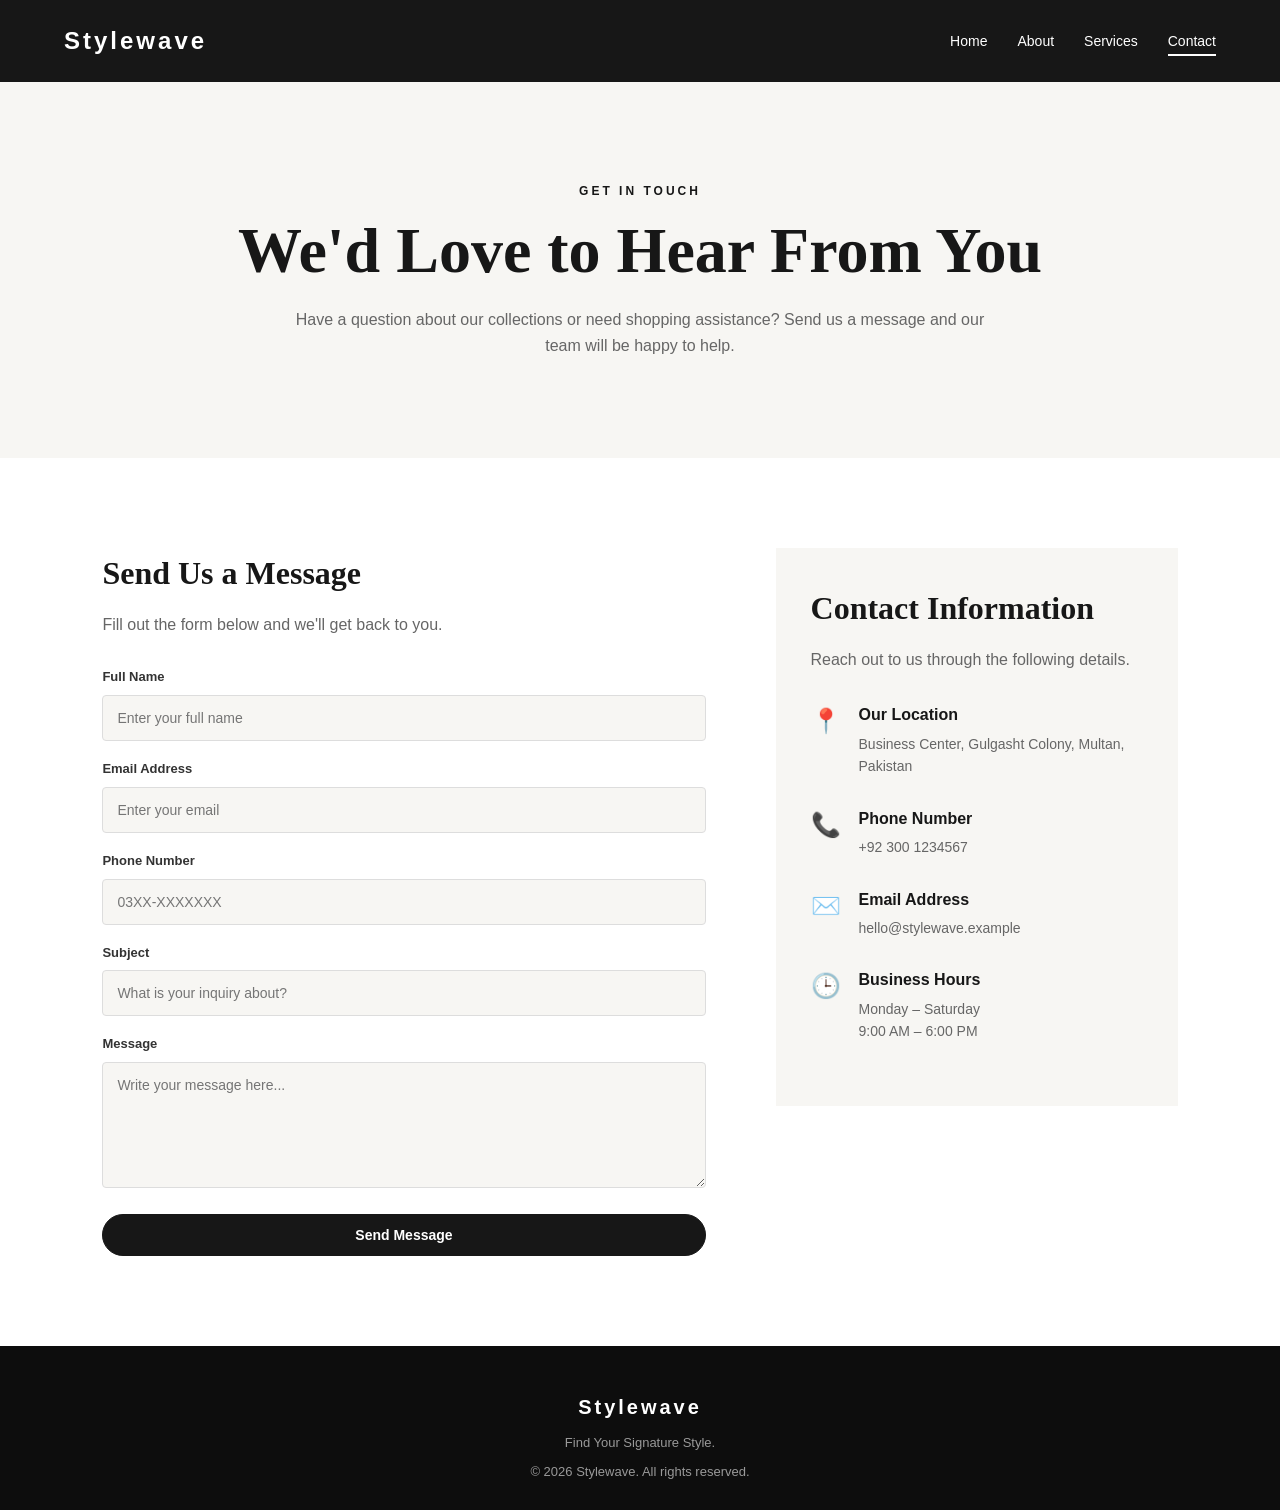
<file: contact.html>
<!DOCTYPE html>
<html lang="en">
<head>
    <meta charset="UTF-8">
    <meta name="viewport" content="width=device-width, initial-scale=1.0">
    <meta name="description" content="Contact Stylewave for fashion inquiries, shopping assistance and customer support.">
    <title>Contact Us | Stylewave</title>

    <link rel="stylesheet" href="style.css">
</head>
<body>

    <!-- Navigation -->
    <header>
        <nav class="navbar">
            <a href="index.html" class="logo">Stylewave</a>

            <ul class="nav-links">
                <li><a href="index.html">Home</a></li>
                <li><a href="about.html">About</a></li>
                <li><a href="services.html">Services</a></li>
                <li><a href="contact.html" class="active">Contact</a></li>
            </ul>
        </nav>
    </header>

    <!-- Contact Hero -->
    <section class="contact-hero">
        <p class="section-label">GET IN TOUCH</p>
        <h1>We'd Love to Hear From You</h1>
        <p>
            Have a question about our collections or need shopping assistance?
            Send us a message and our team will be happy to help.
        </p>
    </section>

    <!-- Contact Section -->
    <section class="contact-section">

        <!-- Contact Form -->
        <div class="contact-form-container">
            <h2>Send Us a Message</h2>
            <p>Fill out the form below and we'll get back to you.</p>

            <form class="contact-form" action="#" method="post">

                <div class="form-group">
                    <label for="name">Full Name</label>
                    <input
                        type="text"
                        id="name"
                        name="name"
                        placeholder="Enter your full name"
                        required
                    >
                </div>

                <div class="form-group">
                    <label for="email">Email Address</label>
                    <input
                        type="email"
                        id="email"
                        name="email"
                        placeholder="Enter your email"
                        required
                    >
                </div>

                <div class="form-group">
                    <label for="phone">Phone Number</label>
                    <input
                        type="tel"
                        id="phone"
                        name="phone"
                        placeholder="03XX-XXXXXXX"
                        required
                    >
                </div>

                <div class="form-group">
                    <label for="subject">Subject</label>
                    <input
                        type="text"
                        id="subject"
                        name="subject"
                        placeholder="What is your inquiry about?"
                        required
                    >
                </div>

                <div class="form-group">
                    <label for="message">Message</label>
                    <textarea
                        id="message"
                        name="message"
                        rows="6"
                        placeholder="Write your message here..."
                        required
                    ></textarea>
                </div>

                <button type="submit" class="service-btn">
                    Send Message
                </button>

            </form>
        </div>

        <!-- Contact Information -->
        <div class="contact-info">
            <h2>Contact Information</h2>
            <p>Reach out to us through the following details.</p>

            <div class="contact-info-item">
                <span>📍</span>
                <div>
                    <h3>Our Location</h3>
                    <p>Business Center, Gulgasht Colony, Multan, Pakistan</p>
                </div>
            </div>

            <div class="contact-info-item">
                <span>📞</span>
                <div>
                    <h3>Phone Number</h3>
                    <p>+92 300 1234567</p>
                </div>
            </div>

            <div class="contact-info-item">
                <span>✉️</span>
                <div>
                    <h3>Email Address</h3>
                    <p>hello@stylewave.example</p>
                </div>
            </div>

            <div class="contact-info-item">
                <span>🕒</span>
                <div>
                    <h3>Business Hours</h3>
                    <p>Monday – Saturday</p>
                    <p>9:00 AM – 6:00 PM</p>
                </div>
            </div>
        </div>

    </section>

    <!-- Footer -->
    <footer class="footer">
        <h2>Stylewave</h2>
        <p>Find Your Signature Style.</p>
        <p>© 2026 Stylewave. All rights reserved.</p>
    </footer>

</body>
</html>
</file>
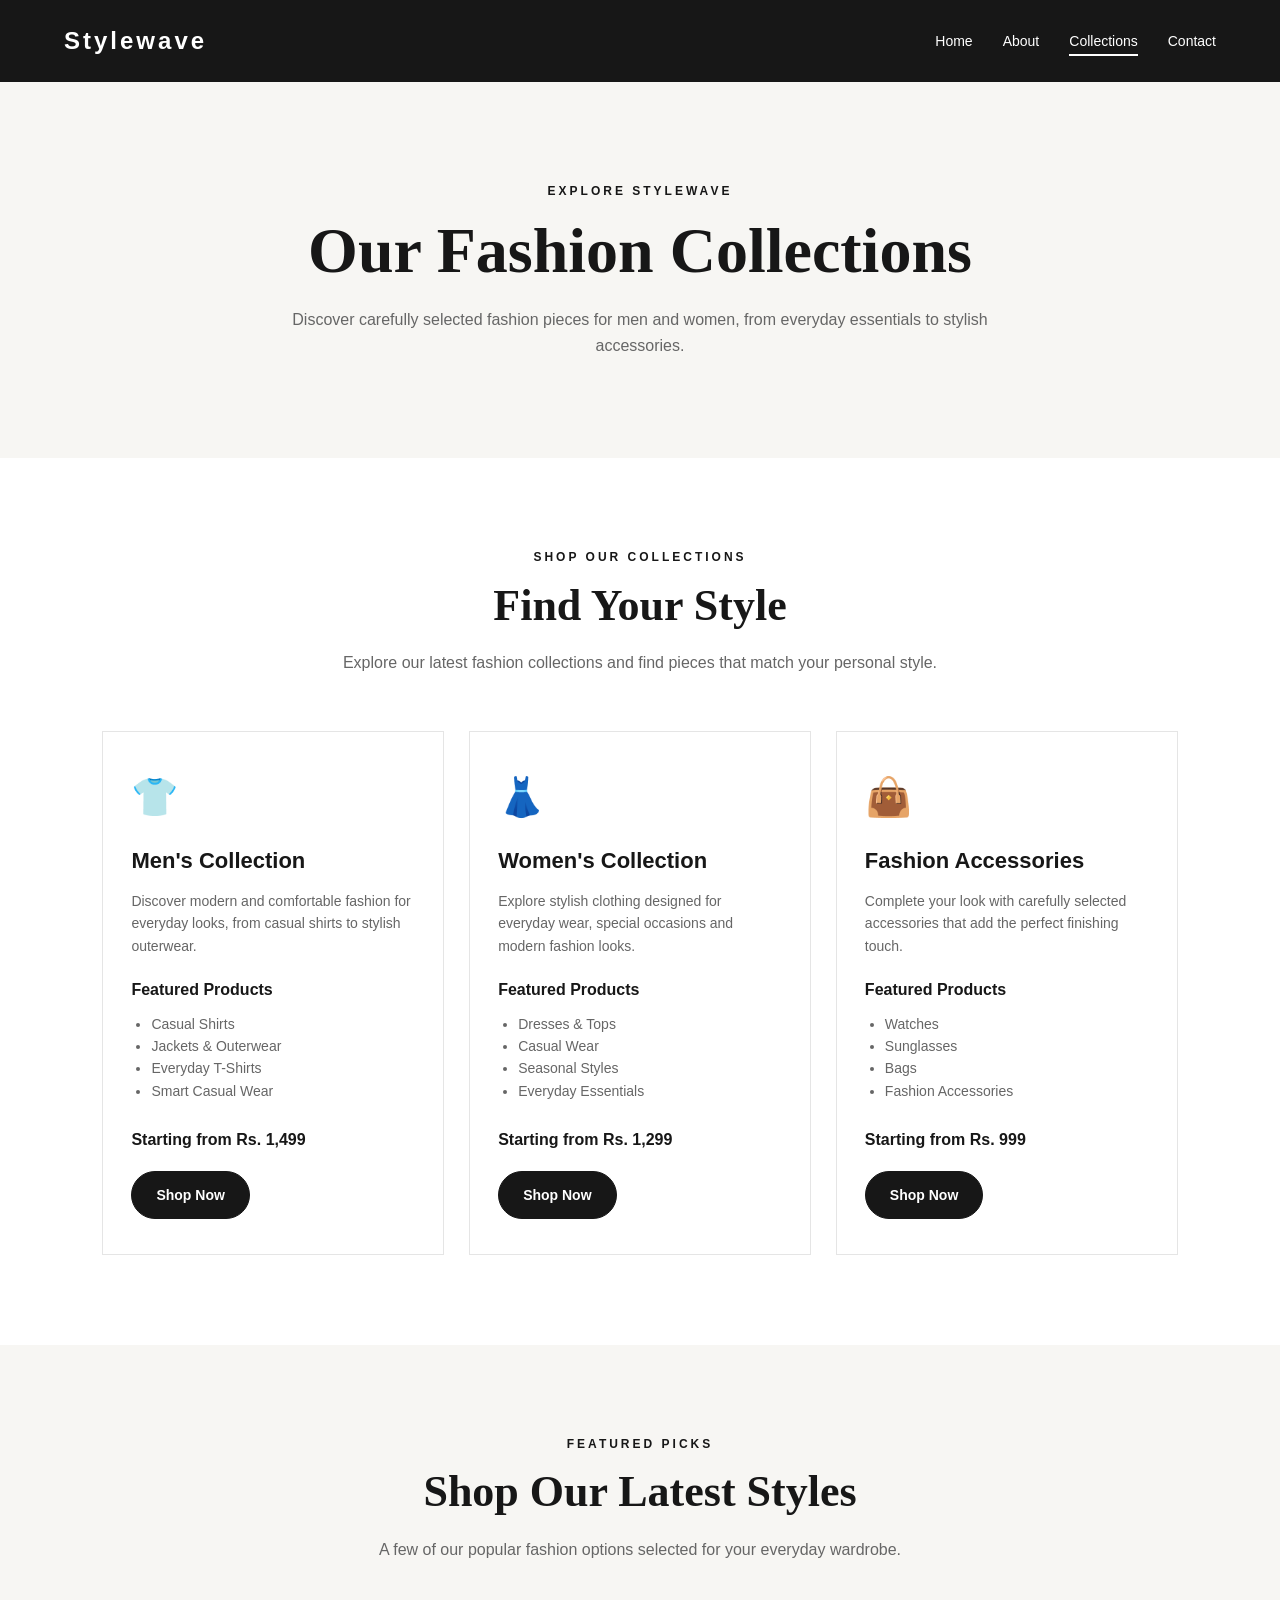
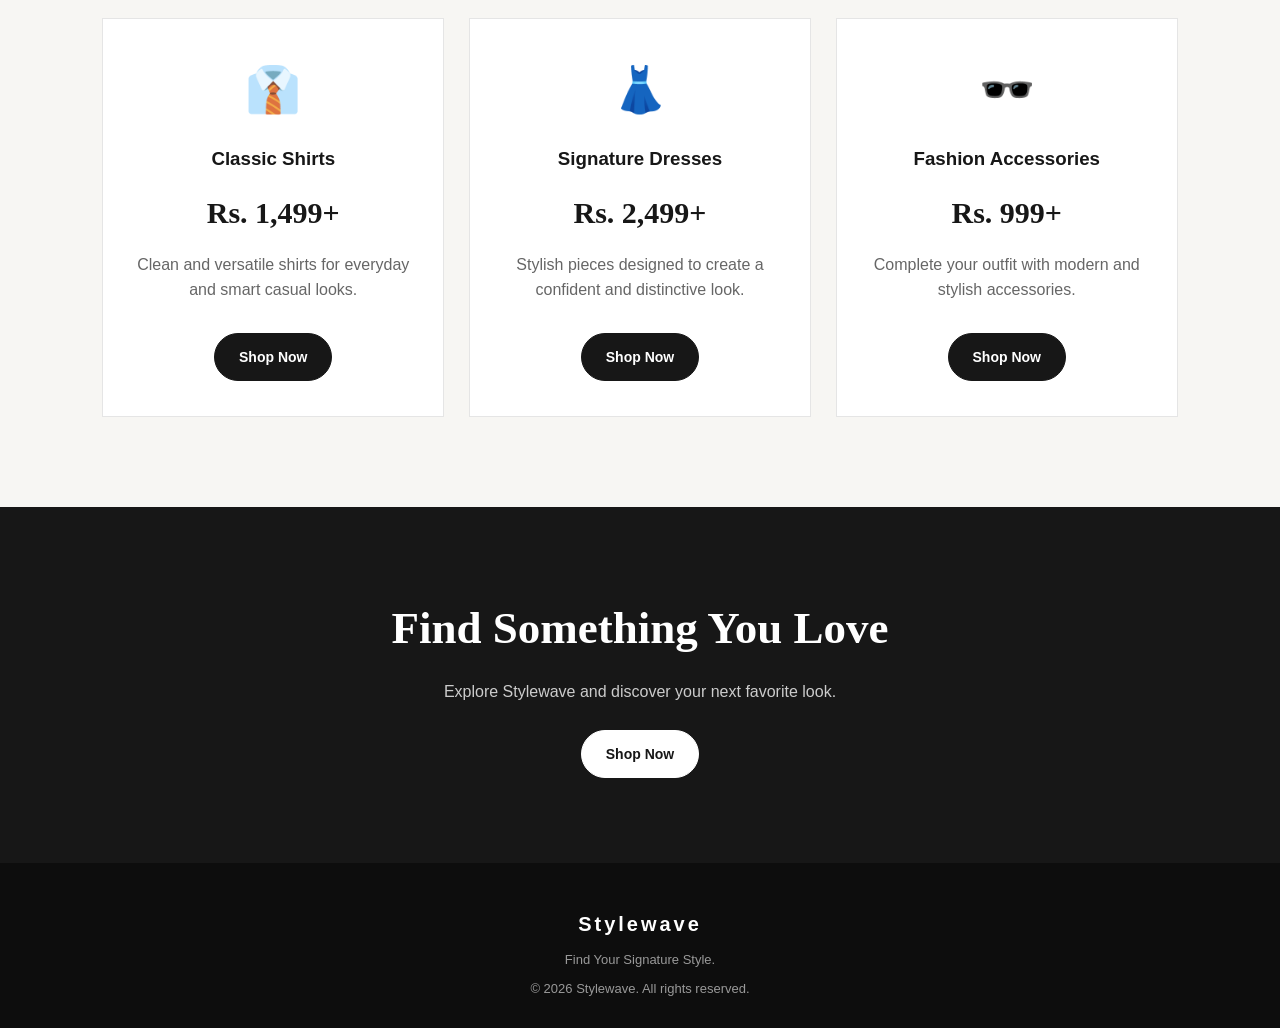
<file: services.html>
<!DOCTYPE html>
<html lang="en">
<head>
    <meta charset="UTF-8">
    <meta name="viewport" content="width=device-width, initial-scale=1.0">
    <meta name="description" content="Explore Stylewave fashion collections for men, women and accessories.">
    <title>Collections | Stylewave</title>

    <link rel="stylesheet" href="style.css">
</head>

<body>

    <!-- Navigation -->
    <header>
        <nav class="navbar">
            <a href="index.html" class="logo">Stylewave</a>

            <ul class="nav-links">
                <li><a href="index.html">Home</a></li>
                <li><a href="about.html">About</a></li>
                <li><a href="services.html" class="active">Collections</a></li>
                <li><a href="contact.html">Contact</a></li>
            </ul>
        </nav>
    </header>


    <!-- Hero Section -->
    <section class="services-hero">
        <p class="section-label">EXPLORE STYLEWAVE</p>

        <h1>Our Fashion Collections</h1>

        <p>
            Discover carefully selected fashion pieces for men and women,
            from everyday essentials to stylish accessories.
        </p>
    </section>


    <!-- Product Collections -->
    <section class="services-section">

        <div class="section-heading">
            <p class="section-label">SHOP OUR COLLECTIONS</p>

            <h2>Find Your Style</h2>

            <p>
                Explore our latest fashion collections and find pieces
                that match your personal style.
            </p>
        </div>


        <div class="services-grid">

            <!-- Men's Collection -->
            <div class="service-card product-card">

                <div class="service-icon">👕</div>

                <h3>Men's Collection</h3>

                <p>
                    Discover modern and comfortable fashion for everyday
                    looks, from casual shirts to stylish outerwear.
                </p>

                <h4>Featured Products</h4>

                <ul>
                    <li>Casual Shirts</li>
                    <li>Jackets & Outerwear</li>
                    <li>Everyday T-Shirts</li>
                    <li>Smart Casual Wear</li>
                </ul>

                <p class="service-price">
                    Starting from Rs. 1,499
                </p>

                <a href="contact.html" class="service-btn">
                    Shop Now
                </a>

            </div>


            <!-- Women's Collection -->
            <div class="service-card product-card">

                <div class="service-icon">👗</div>

                <h3>Women's Collection</h3>

                <p>
                    Explore stylish clothing designed for everyday wear,
                    special occasions and modern fashion looks.
                </p>

                <h4>Featured Products</h4>

                <ul>
                    <li>Dresses & Tops</li>
                    <li>Casual Wear</li>
                    <li>Seasonal Styles</li>
                    <li>Everyday Essentials</li>
                </ul>

                <p class="service-price">
                    Starting from Rs. 1,299
                </p>

                <a href="contact.html" class="service-btn">
                    Shop Now
                </a>

            </div>


            <!-- Accessories -->
            <div class="service-card product-card">

                <div class="service-icon">👜</div>

                <h3>Fashion Accessories</h3>

                <p>
                    Complete your look with carefully selected accessories
                    that add the perfect finishing touch.
                </p>

                <h4>Featured Products</h4>

                <ul>
                    <li>Watches</li>
                    <li>Sunglasses</li>
                    <li>Bags</li>
                    <li>Fashion Accessories</li>
                </ul>

                <p class="service-price">
                    Starting from Rs. 999
                </p>

                <a href="contact.html" class="service-btn">
                    Shop Now
                </a>

            </div>

        </div>

    </section>


    <!-- Featured Products -->
    <section class="pricing-section">

        <div class="section-heading">

            <p class="section-label">FEATURED PICKS</p>

            <h2>Shop Our Latest Styles</h2>

            <p>
                A few of our popular fashion options selected for
                your everyday wardrobe.
            </p>

        </div>


        <div class="pricing-grid">

            <div class="pricing-card">

                <div class="product-icon">👔</div>

                <h3>Classic Shirts</h3>

                <p class="pricing-price">Rs. 1,499+</p>

                <p>
                    Clean and versatile shirts for everyday and smart
                    casual looks.
                </p>

                <a href="contact.html" class="service-btn">
                    Shop Now
                </a>

            </div>


            <div class="pricing-card">

                <div class="product-icon">👗</div>

                <h3>Signature Dresses</h3>

                <p class="pricing-price">Rs. 2,499+</p>

                <p>
                    Stylish pieces designed to create a confident
                    and distinctive look.
                </p>

                <a href="contact.html" class="service-btn">
                    Shop Now
                </a>

            </div>


            <div class="pricing-card">

                <div class="product-icon">🕶️</div>

                <h3>Fashion Accessories</h3>

                <p class="pricing-price">Rs. 999+</p>

                <p>
                    Complete your outfit with modern and stylish
                    accessories.
                </p>

                <a href="contact.html" class="service-btn">
                    Shop Now
                </a>

            </div>

        </div>

    </section>


    <!-- CTA -->
    <section class="services-cta">

        <h2>Find Something You Love</h2>

        <p>
            Explore Stylewave and discover your next favorite look.
        </p>

        <a href="contact.html" class="service-btn">
            Shop Now
        </a>

    </section>


    <!-- Footer -->
    <footer class="footer">

        <h2>Stylewave</h2>

        <p>Find Your Signature Style.</p>

        <p>© 2026 Stylewave. All rights reserved.</p>

    </footer>

</body>
</html>
</file>
<file: style.css>
/* =========================
   RESET & BASIC SETTINGS
========================= */

* {
    margin: 0;
    padding: 0;
    box-sizing: border-box;
}

html {
    scroll-behavior: smooth;
}

body {
    font-family: "Montserrat", sans-serif;
    color: #171717;
    background: #ffffff;
    line-height: 1.6;
}

a {
    text-decoration: none;
    color: inherit;
}

img {
    width: 100%;
    display: block;
}

.container {
    width: min(1120px, 90%);
    margin: 0 auto;
}

.section {
    padding: 100px 0;
}


/* =========================
   NAVBAR
========================= */

.navbar {
    position: absolute;
    top: 0;
    left: 0;
    width: 100%;
    z-index: 10;
    padding: 25px 0;
    color: white;
}

.navbar .container {
    display: flex;
    align-items: center;
    justify-content: space-between;
    gap: 30px;
}

.logo {
    font-size: 24px;
    font-weight: 700;
    letter-spacing: 3px;
}

.navbar nav {
    display: flex;
    gap: 30px;
}

.navbar nav a {
    font-size: 14px;
    font-weight: 500;
    transition: 0.3s ease;
}

.navbar nav a:hover {
    opacity: 0.6;
}

.nav-button {
    border: 1px solid white;
    padding: 10px 20px;
    border-radius: 30px;
    font-size: 14px;
    transition: 0.3s ease;
}

.nav-button:hover {
    background: white;
    color: #171717;
}


/* =========================
   HERO
========================= */

.hero {
    min-height: 720px;
    display: flex;
    align-items: center;
    position: relative;
    color: white;

    background:
        linear-gradient(
            rgba(0, 0, 0, 0.62),
            rgba(0, 0, 0, 0.62)
        ),
        url("images/hero.jpg");

    background-size: cover;
    background-position: center;
}

.hero-content {
    width: min(1120px, 90%);
    margin: 0 auto;
    padding-top: 80px;
}

.hero-small {
    font-size: 13px;
    letter-spacing: 3px;
    margin-bottom: 20px;
    font-weight: 600;
}

.hero h1 {
    font-family: "Playfair Display", serif;
    font-size: clamp(50px, 7vw, 90px);
    line-height: 1.05;
    max-width: 800px;
    margin-bottom: 25px;
}

.hero-text {
    max-width: 560px;
    font-size: 17px;
    color: #e5e5e5;
    margin-bottom: 35px;
}

.hero-buttons {
    display: flex;
    gap: 15px;
}

.btn {
    display: inline-block;
    padding: 14px 28px;
    border-radius: 30px;
    font-size: 14px;
    font-weight: 600;
    transition: 0.3s ease;
}

.primary-btn {
    background: white;
    color: #171717;
}

.primary-btn:hover {
    transform: translateY(-3px);
    background: #e8e8e8;
}

.secondary-btn {
    border: 1px solid white;
    color: white;
}

.secondary-btn:hover {
    background: white;
    color: #171717;
}


/* =========================
   SECTION HEADINGS
========================= */

.section-label {
    font-size: 12px;
    letter-spacing: 3px;
    font-weight: 700;
    margin-bottom: 12px;
}

.section-heading {
    text-align: center;
    max-width: 650px;
    margin: 0 auto 55px;
}

.section-heading h2,
.about-content h2,
.contact-content h2 {
    font-family: "Playfair Display", serif;
    font-size: 44px;
    line-height: 1.2;
    margin-bottom: 18px;
}

.section-heading > p:last-child {
    color: #666;
}


/* =========================
   ABOUT
========================= */

.about {
    background: #f7f6f3;
}

.about-grid {
    display: grid;
    grid-template-columns: 1fr 1fr;
    gap: 70px;
    align-items: center;
}

.about-image {
    height: 500px;
    overflow: hidden;
}

.about-image img {
    height: 100%;
    object-fit: cover;
}

.about-content p:not(.section-label) {
    color: #666;
    margin-bottom: 18px;
}

.text-link {
    display: inline-block;
    margin-top: 10px;
    font-weight: 700;
    border-bottom: 1px solid #171717;
    padding-bottom: 4px;
}


/* =========================
   COLLECTION CARDS
========================= */

.collection {
    background: white;
}

.cards-grid {
    display: grid;
    grid-template-columns: repeat(3, 1fr);
    gap: 25px;
}

.collection-card {
    padding: 40px 30px;
    border: 1px solid #e5e5e5;
    transition: 0.3s ease;
    background: white;
}

.collection-card:hover {
    transform: translateY(-8px);
    background: #171717;
    color: white;
    box-shadow: 0 15px 35px rgba(0, 0, 0, 0.15);
}

.card-icon {
    font-size: 40px;
    margin-bottom: 20px;
}

.collection-card h3 {
    font-size: 21px;
    margin-bottom: 12px;
}

.collection-card p {
    color: #666;
    font-size: 14px;
    margin-bottom: 25px;
}

.collection-card:hover p {
    color: #cccccc;
}

.collection-card a {
    font-size: 14px;
    font-weight: 700;
}


/* =========================
   WHY US
========================= */

.why-us {
    background: #f7f6f3;
}

.benefits-grid {
    display: grid;
    grid-template-columns: 1fr 1fr;
    gap: 35px 60px;
    max-width: 900px;
    margin: auto;
}

.benefit {
    display: flex;
    gap: 20px;
    align-items: flex-start;
}

.benefit > span {
    font-size: 25px;
    font-weight: 700;
}

.benefit h3 {
    margin-bottom: 5px;
}

.benefit p {
    color: #666;
    font-size: 14px;
}


/* =========================
   TESTIMONIALS
========================= */

.testimonials {
    background: white;
}

.reviews-grid {
    display: grid;
    grid-template-columns: repeat(3, 1fr);
    gap: 25px;
}

.review-card {
    background: #f7f6f3;
    padding: 35px 30px;
    transition: 0.3s ease;
}

.review-card:hover {
    transform: translateY(-5px);
}

.stars {
    letter-spacing: 3px;
    margin-bottom: 20px;
}

.review-card p {
    color: #555;
    font-size: 14px;
    margin-bottom: 25px;
}

.review-card h3 {
    font-size: 15px;
}

.review-card span {
    color: #888;
    font-size: 13px;
}


/* =========================
   CONTACT
========================= */

.contact {
    background: #171717;
    color: white;
}

.contact-grid {
    display: grid;
    grid-template-columns: 0.8fr 1.2fr;
    gap: 80px;
    align-items: start;
}

.contact-content h2 {
    font-size: 50px;
}

.contact-content > p:last-child {
    color: #bdbdbd;
    max-width: 450px;
}

.form-group {
    margin-bottom: 18px;
}

.form-group label {
    display: block;
    font-size: 13px;
    margin-bottom: 7px;
}

.form-group input,
.form-group textarea {
    width: 100%;
    border: 1px solid #444;
    background: #242424;
    color: white;
    padding: 14px;
    font-family: inherit;
    font-size: 14px;
    outline: none;
}

.form-group input:focus,
.form-group textarea:focus {
    border-color: white;
}

.form-group textarea {
    resize: vertical;
}

.submit-btn {
    border: none;
    background: white;
    color: #171717;
    padding: 14px 28px;
    border-radius: 30px;
    font-family: inherit;
    font-weight: 700;
    cursor: pointer;
    transition: 0.3s ease;
}

.submit-btn:hover {
    transform: translateY(-3px);
    background: #e8e8e8;
}


/* =========================
   FOOTER
========================= */

.footer {
    background: #0d0d0d;
    color: white;
    padding-top: 45px;
}

.footer-content {
    display: flex;
    justify-content: space-between;
    align-items: center;
    gap: 30px;
    padding-bottom: 35px;
}

.footer h2 {
    letter-spacing: 3px;
    font-size: 20px;
}

.footer p {
    color: #999;
    font-size: 13px;
}

.social-links {
    display: flex;
    gap: 25px;
}

.social-links a {
    font-size: 13px;
    transition: 0.3s ease;
}

.social-links a:hover {
    color: #aaa;
}

.copyright {
    border-top: 1px solid #222;
    text-align: center;
    padding: 20px;
}


/* =========================
   MOBILE — 375px
========================= */

@media (max-width: 768px) {

    .section {
        padding: 70px 0;
    }

    .navbar {
        padding: 20px 0;
    }

    .navbar .container {
        flex-wrap: wrap;
    }

    .navbar nav {
        order: 3;
        width: 100%;
        justify-content: center;
        gap: 18px;
    }

    .navbar nav a {
        font-size: 12px;
    }

    .nav-button {
        padding: 8px 15px;
        font-size: 12px;
    }


    /* Hero */

    .hero {
        min-height: 650px;
    }

    .hero-content {
        padding-top: 100px;
    }

    .hero-small {
        font-size: 10px;
        letter-spacing: 2px;
    }

    .hero h1 {
        font-size: 48px;
    }

    .hero-text {
        font-size: 14px;
    }

    .hero-buttons {
        flex-direction: column;
        width: 100%;
    }

    .btn {
        text-align: center;
        width: 100%;
    }


    /* About */

    .about-grid {
        grid-template-columns: 1fr;
        gap: 40px;
    }

    .about-image {
        height: 350px;
    }


    /* Headings */

    .section-heading h2,
    .about-content h2 {
        font-size: 36px;
    }


    /* Cards */

    .cards-grid {
        grid-template-columns: 1fr;
    }


    /* Benefits */

    .benefits-grid {
        grid-template-columns: 1fr;
        gap: 25px;
    }


    /* Reviews */

    .reviews-grid {
        grid-template-columns: 1fr;
    }


    /* Contact */

    .contact-grid {
        grid-template-columns: 1fr;
        gap: 45px;
    }

    .contact-content h2 {
        font-size: 38px;
    }


    /* Footer */

    .footer-content {
        flex-direction: column;
        align-items: flex-start;
    }

    .social-links {
        flex-wrap: wrap;
        gap: 18px;
    }
}

/* =========================================
   WEEK 4 — MULTI-PAGE WEBSITE STYLING
========================================= */

/* Common Navigation for Week 4 Pages */

header:has(.nav-links) {
    background: #171717;
}

header:has(.nav-links) .navbar {
    position: relative;
    display: flex;
    justify-content: space-between;
    align-items: center;
    width: 100%;
    padding: 22px 5%;
    color: white;
    background: #171717;
}

.nav-links {
    display: flex;
    align-items: center;
    gap: 30px;
    list-style: none;
}

.nav-links a {
    font-size: 14px;
    font-weight: 500;
    transition: 0.3s ease;
}

.nav-links a:hover {
    color: #bdbdbd;
}

.nav-links a.active {
    border-bottom: 2px solid white;
    padding-bottom: 5px;
}


/* Common Page Hero Sections */

.about-hero,
.services-hero,
.contact-hero {
    padding: 100px 8%;
    background: #f7f6f3;
    text-align: center;
}

.about-hero h1,
.services-hero h1,
.contact-hero h1 {
    font-family: "Playfair Display", serif;
    font-size: clamp(38px, 5vw, 64px);
    line-height: 1.15;
    margin-bottom: 20px;
}

.about-hero p:not(.section-label),
.services-hero > p:last-child,
.contact-hero > p:last-child {
    max-width: 700px;
    margin: 0 auto;
    color: #666;
    font-size: 16px;
}


/* About Hero */

.about-hero {
    display: grid;
    grid-template-columns: 1fr 1fr;
    align-items: center;
    gap: 60px;
    text-align: left;
    padding: 90px 8%;
}

.about-content h1 {
    font-family: "Playfair Display", serif;
    font-size: clamp(38px, 5vw, 60px);
    line-height: 1.15;
    margin-bottom: 20px;
}

.about-content p:not(.section-label) {
    color: #666;
    margin-bottom: 18px;
}

.about-image {
    height: 420px;
    overflow: hidden;
}

.about-image img {
    width: 100%;
    height: 100%;
    object-fit: cover;
}


/* Story Section */

.story-section {
    padding: 90px 10%;
    text-align: center;
}

.story-section > p {
    max-width: 800px;
    margin: auto;
    color: #666;
    line-height: 1.9;
}


/* Mission Section */

.mission-section {
    padding: 90px 10%;
    text-align: center;
    background: #171717;
    color: white;
}

.mission-section > div {
    max-width: 750px;
    margin: auto;
}

.mission-section p:not(.section-label) {
    color: #ccc;
    font-size: 17px;
}


/* Values */

.values-section,
.team-section {
    padding: 90px 8%;
}

.values-grid {
    display: grid;
    grid-template-columns: repeat(4, 1fr);
    gap: 22px;
}

.value-card {
    padding: 30px 22px;
    background: #f7f6f3;
    text-align: center;
    transition: 0.3s ease;
}

.value-card:hover {
    transform: translateY(-5px);
}

.value-card span {
    display: block;
    font-size: 32px;
    margin-bottom: 15px;
}

.value-card h3 {
    margin-bottom: 10px;
}

.value-card p {
    color: #666;
    font-size: 14px;
}


/* Team */

.team-grid {
    display: grid;
    grid-template-columns: repeat(2, minmax(0, 280px));
    justify-content: center;
    gap: 30px;
}

.team-card {
    text-align: center;
    padding: 25px;
    background: #f7f6f3;
}

.team-photo {
    height: 180px;
    display: flex;
    justify-content: center;
    align-items: center;
    background: #e5e5e5;
    font-size: 65px;
    margin-bottom: 20px;
}

.team-card h3 {
    margin-bottom: 5px;
}

.team-card p {
    color: #666;
    font-size: 14px;
}


/* Services */

.services-section,
.pricing-section {
    padding: 90px 8%;
}

.services-grid {
    display: grid;
    grid-template-columns: repeat(3, 1fr);
    gap: 25px;
}

.service-card {
    border: 1px solid #e5e5e5;
    padding: 35px 28px;
    background: white;
    transition: 0.3s ease;
}

.service-card:hover {
    transform: translateY(-5px);
    box-shadow: 0 12px 30px rgba(0,0,0,0.08);
}

.service-icon {
    font-size: 38px;
    margin-bottom: 15px;
}

.service-card h3 {
    font-size: 22px;
    margin-bottom: 12px;
}

.service-card > p {
    color: #666;
    font-size: 14px;
    margin-bottom: 20px;
}

.service-card h4 {
    margin-bottom: 10px;
}

.service-card ul {
    padding-left: 20px;
    color: #666;
    font-size: 14px;
    margin-bottom: 25px;
}

.service-price {
    font-weight: 700;
    color: #171717 !important;
    font-size: 16px !important;
}

.service-btn {
    display: inline-block;
    background: #171717;
    color: white;
    border: 1px solid #171717;
    padding: 12px 24px;
    border-radius: 30px;
    font-family: inherit;
    font-size: 14px;
    font-weight: 600;
    text-align: center;
    cursor: pointer;
    transition: 0.3s ease;
}

.service-btn:hover {
    background: white;
    color: #171717;
}


/* Pricing Cards */

.pricing-section {
    background: #f7f6f3;
}

.pricing-grid {
    display: grid;
    grid-template-columns: repeat(3, 1fr);
    gap: 25px;
}

.pricing-card {
    background: white;
    padding: 35px 25px;
    text-align: center;
    border: 1px solid #e5e5e5;
}

.pricing-card h3 {
    margin-bottom: 15px;
}

.pricing-price {
    font-family: "Playfair Display", serif;
    font-size: 30px;
    font-weight: 700;
    margin-bottom: 15px;
}

.pricing-card > p:not(.pricing-price) {
    color: #666;
    margin-bottom: 25px;
}


/* Services CTA */

.services-cta {
    padding: 85px 8%;
    text-align: center;
    background: #171717;
    color: white;
}

.services-cta h2 {
    font-family: "Playfair Display", serif;
    font-size: clamp(30px, 4vw, 45px);
    margin-bottom: 15px;
}

.services-cta p {
    color: #ccc;
    margin-bottom: 25px;
}

.services-cta .service-btn {
    background: white;
    color: #171717;
    border-color: white;
}

.services-cta .service-btn:hover {
    background: transparent;
    color: white;
}


/* Contact Page */

.contact-section {
    display: grid;
    grid-template-columns: 1.2fr 0.8fr;
    gap: 70px;
    padding: 90px 8%;
    align-items: start;
}

.contact-form-container h2,
.contact-info h2 {
    font-family: "Playfair Display", serif;
    font-size: 32px;
    margin-bottom: 12px;
}

.contact-form-container > p,
.contact-info > p {
    color: #666;
    margin-bottom: 30px;
}

.contact-form .form-group input,
.contact-form .form-group textarea {
    background: #f7f6f3;
    color: #171717;
    border: 1px solid #ddd;
    border-radius: 4px;
}

.contact-form .form-group input:focus,
.contact-form .form-group textarea:focus {
    border-color: #171717;
}

.contact-form .form-group label {
    color: #333;
    font-weight: 600;
}

.contact-form .service-btn {
    width: 100%;
}

.contact-info {
    background: #f7f6f3;
    padding: 35px;
}

.contact-info-item {
    display: flex;
    gap: 18px;
    margin-bottom: 28px;
    align-items: flex-start;
}

.contact-info-item > span {
    font-size: 24px;
}

.contact-info-item h3 {
    font-size: 16px;
    margin-bottom: 5px;
}

.contact-info-item p {
    color: #666;
    font-size: 14px;
    overflow-wrap: anywhere;
}


/* Common Footer */

.footer {
    text-align: center;
    padding: 45px 20px 20px;
}

.footer h2 {
    margin-bottom: 10px;
}

.footer p {
    margin-bottom: 8px;
}


/* =========================================
   RESPONSIVE DESIGN — TABLET & MOBILE
========================================= */

@media (max-width: 768px) {

    header:has(.nav-links) .navbar {
        flex-direction: column;
        gap: 18px;
        padding: 20px 12px;
    }

    .nav-links {
        width: 100%;
        justify-content: center;
        flex-wrap: wrap;
        gap: 12px 20px;
    }

    .nav-links a {
        font-size: 12px;
    }

    .about-hero {
        grid-template-columns: 1fr;
        padding: 65px 6%;
        gap: 35px;
    }

    .about-image {
        height: 320px;
    }

    .about-hero h1 {
        font-size: 40px;
    }

    .about-hero p:not(.section-label) {
        font-size: 14px;
    }

    .services-hero,
    .contact-hero {
        padding: 70px 6%;
    }

    .services-hero h1,
    .contact-hero h1 {
        font-size: 40px;
    }

    .story-section,
    .mission-section,
    .values-section,
    .team-section,
    .services-section,
    .pricing-section {
        padding: 65px 6%;
    }

    .values-grid {
        grid-template-columns: repeat(2, 1fr);
    }

    .team-grid {
        grid-template-columns: 1fr;
        max-width: 350px;
        margin: auto;
    }

    .services-grid,
    .pricing-grid {
        grid-template-columns: 1fr;
    }

    .contact-section {
        grid-template-columns: 1fr;
        gap: 40px;
        padding: 65px 6%;
    }

    .contact-info {
        padding: 25px 20px;
    }

    .contact-form-container h2,
    .contact-info h2 {
        font-size: 28px;
    }

    .services-cta {
        padding: 65px 6%;
    }
}


/* Small Mobile Screens */

@media (max-width: 400px) {

    .nav-links {
        gap: 10px 14px;
    }

    .nav-links a {
        font-size: 11px;
    }

    .about-hero h1,
    .services-hero h1,
    .contact-hero h1 {
        font-size: 34px;
    }

    .values-grid {
        grid-template-columns: 1fr;
    }

    .service-card,
    .pricing-card {
        padding: 28px 20px;
    }

    .contact-section {
        padding-left: 5%;
        padding-right: 5%;
    }
}
/* =========================================
   PRODUCT COLLECTION PAGE
========================================= */

.product-card {
    min-height: 500px;
    display: flex;
    flex-direction: column;
}

.product-card .service-price {
    margin-top: auto;
    margin-bottom: 18px;
}

.product-card .service-btn {
    align-self: flex-start;
}

.product-icon {
    font-size: 45px;
    margin-bottom: 18px;
}

.pricing-card {
    transition: 0.3s ease;
}

.pricing-card:hover {
    transform: translateY(-6px);
    box-shadow: 0 12px 30px rgba(0, 0, 0, 0.08);
}

.pricing-card .service-btn {
    margin-top: 5px;
}


/* Mobile */
@media (max-width: 768px) {

    .product-card {
        min-height: auto;
    }

    .product-card .service-price {
        margin-top: 10px;
    }

    .product-icon {
        font-size: 40px;
    }

}
</file>
